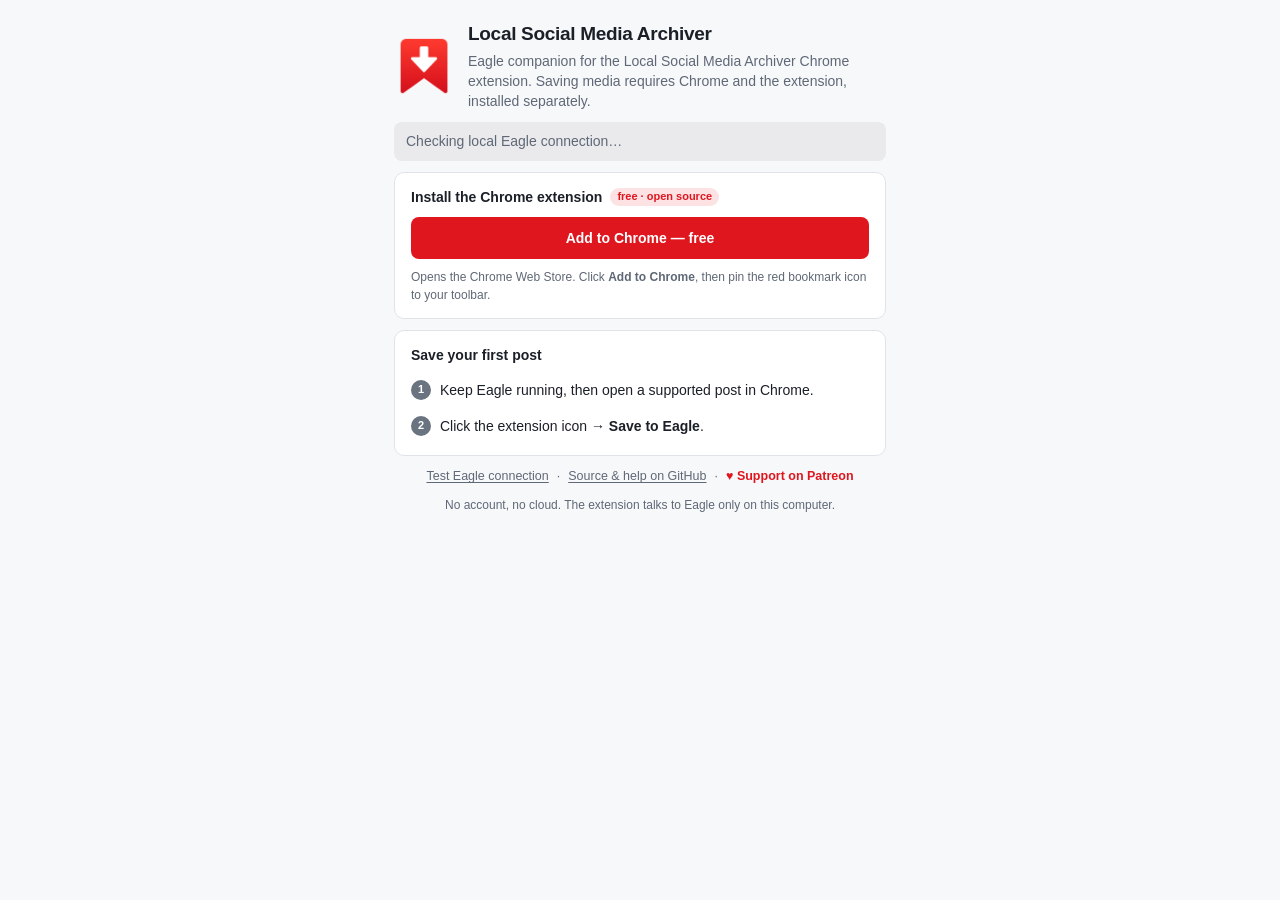
<file: eagle-companion/index.html>
<!doctype html>
<html lang="en">
  <head>
    <meta charset="utf-8">
    <meta name="viewport" content="width=device-width, initial-scale=1">
    <title>Local Social Media Archiver</title>
    <link rel="stylesheet" href="style.css">
  </head>
  <body>
    <main>
      <header class="intro">
        <img class="logo" src="logo.png" alt="">
        <div>
          <h1>Local Social Media Archiver</h1>
          <p class="lead">Eagle companion for the Local Social Media Archiver Chrome extension. Saving media requires Chrome and the extension, installed separately.</p>
        </div>
      </header>

      <output id="status" class="status" aria-live="polite">Checking local Eagle connection…</output>

      <section id="store-install" class="card" hidden>
        <h2>Install the Chrome extension <span class="badge">free · open source</span></h2>
        <button id="open-store" class="primary wide">Add to Chrome — free</button>
        <p class="note">Opens the Chrome Web Store. Click <strong>Add to Chrome</strong>, then pin the red bookmark icon to your toolbar.</p>
      </section>

      <section id="manual-install" class="card">
        <h2>Install the Chrome extension <span class="badge">free · open source</span></h2>
        <ol class="steps">
          <li>
            <span>Download the extension and <strong>unzip</strong> it.</span>
            <button id="download-zip" class="primary small">Download .zip</button>
          </li>
          <li>
            <span>Open <code>chrome://extensions</code> in Chrome.</span>
            <button id="copy-extensions-url" class="secondary small">Copy address</button>
          </li>
          <li><span>Turn on <strong>Developer mode</strong> (top right).</span></li>
          <li><span>Click <strong>Load unpacked</strong> and select the unzipped folder.</span></li>
        </ol>
        <p class="note">Distributed through GitHub Releases. Chrome shows a Developer mode notice for extensions installed this way — the full source is public.</p>
      </section>

      <section class="card">
        <h2>Save your first post</h2>
        <ol class="steps plain">
          <li><span>Keep Eagle running, then open a supported post in Chrome.</span></li>
          <li><span>Click the extension icon → <strong>Save to Eagle</strong>.</span></li>
        </ol>
      </section>

      <footer>
        <button id="test-connection" class="link">Test Eagle connection</button>
        <span aria-hidden="true">·</span>
        <button id="open-repository" class="link">Source &amp; help on GitHub</button>
        <span aria-hidden="true">·</span>
        <button id="open-support" class="link support">♥ Support on Patreon</button>
      </footer>
      <p class="privacy">No account, no cloud. The extension talks to Eagle only on this computer.</p>
    </main>
    <script src="js/config.js"></script>
    <script src="js/plugin.js"></script>
  </body>
</html>
</file>
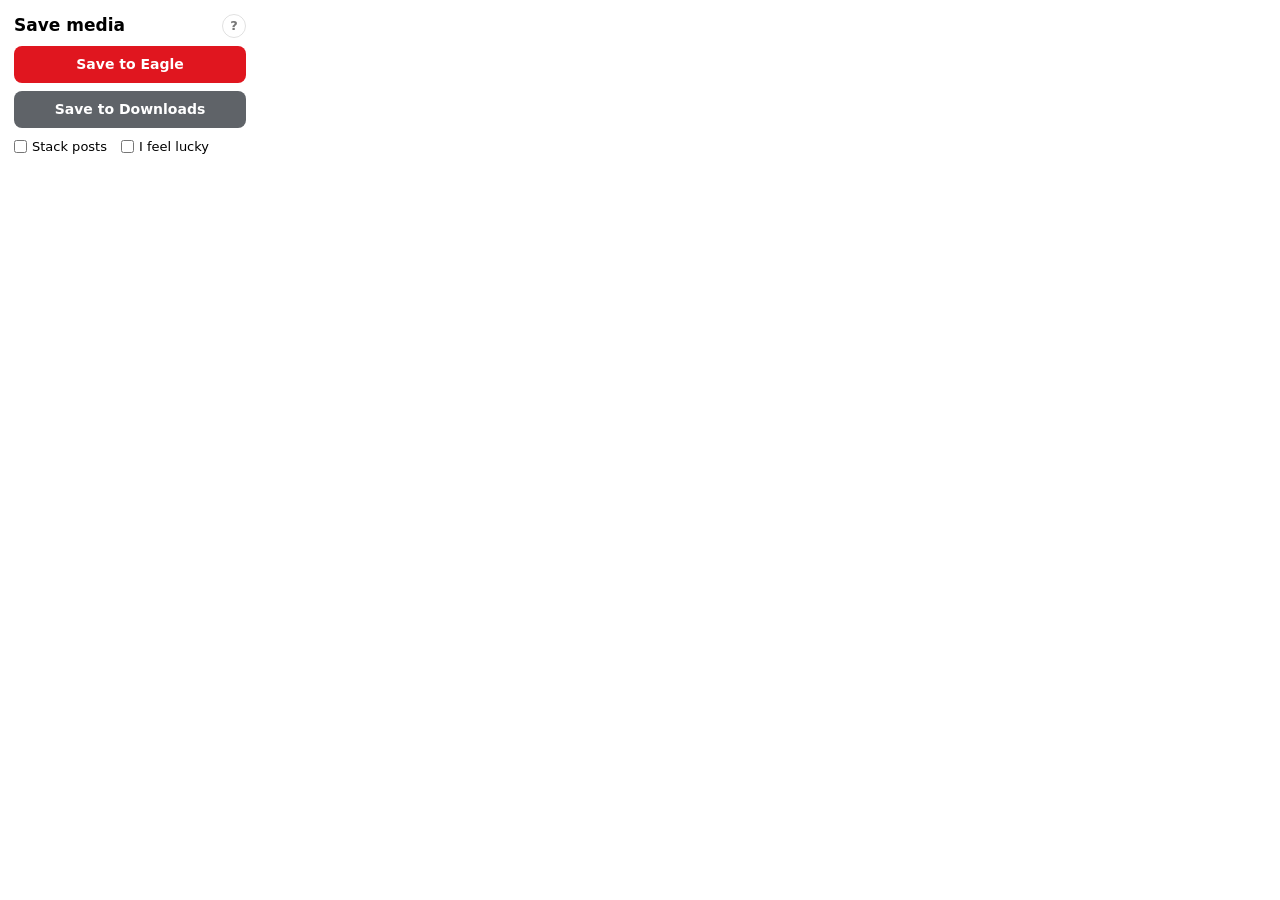
<file: chrome-extension/popup.html>
<!doctype html>
<html lang="en">
  <head>
    <meta charset="utf-8">
    <meta name="viewport" content="width=device-width, initial-scale=1">
    <link rel="stylesheet" href="popup.css">
    <title>Local Media Archiver</title>
  </head>
  <body>
    <main>
      <header>
        <h1>Save media</h1>
        <button id="toggle-help" class="icon" type="button" aria-pressed="false" title="Show explanations">?</button>
      </header>

      <section id="whats-new" class="news" hidden>
        <div class="news-head"><strong id="news-title">What's new</strong>
          <button id="dismiss-news" class="icon small" type="button" aria-label="Dismiss">×</button></div>
        <ul id="news-list"></ul>
      </section>

      <button id="save-eagle" class="save" type="button">Save to Eagle</button>
      <p class="caption">Adds the post's photos and videos to Eagle, with the caption, author tag and link.</p>
      <button id="save-downloads" class="save secondary" type="button">Save to Downloads</button>
      <p class="caption">Saves the files and a .txt note to Downloads › Local Social Archive.</p>

      <div class="toggles">
        <label><input id="stack-posts" type="checkbox"> Stack posts</label>
        <label><input id="i-feel-lucky" type="checkbox"> I feel lucky</label>
      </div>
      <p class="caption">
        <strong>Stack posts</strong>: one tile per post in Eagle, carousels in their own folder.
        <a href="stacks.html" target="_blank">How stacks work</a><br>
        <strong>I feel lucky</strong>: try a site that is not supported; asks permission for that site.
      </p>

      <output id="status" aria-live="polite"></output>

      <!-- Test mode: only in an unpacked (development) install, opened as a
           tab with popup.html?test. Lets browser automation, which cannot press
           extension shortcuts or click the toolbar icon, drive real saves. -->
      <section id="test-mode" class="test" hidden>
        <p><strong>Test mode</strong>: saves from <span id="test-target">the last tab you used</span>.</p>
        <div class="test-buttons">
          <button id="test-key-eagle" class="secondary" type="button">Shortcut → Eagle</button>
          <button id="test-key-downloads" class="secondary" type="button">Shortcut → Downloads</button>
          <button id="test-menu-eagle" class="secondary" type="button">Menu → Eagle</button>
        </div>
      </section>

      <section class="help">
        <details>
          <summary>Supported sites</summary>
          <ul class="sites">
            <li><b>Instagram</b> posts, carousels, Reels, Stories</li>
            <li><b>Threads</b> posts</li>
            <li><b>LinkedIn</b> images, carousels, videos</li>
            <li><b>Reddit</b> images, galleries, videos</li>
            <li><b>Pinterest</b> pins at original size</li>
            <li><b>X</b> photos and videos</li>
            <li><b>YouTube</b> cover, title and link</li>
            <li><b>Vimeo</b> cover, plus the video if its owner allows</li>
          </ul>
        </details>
        <p class="shortcuts">Without the popup: <kbd id="key-eagle">Alt+Shift+S</kbd> saves to Eagle,
          <kbd id="key-downloads">Alt+Shift+D</kbd> to Downloads, or right-click the page.
          <a id="change-keys" href="#">Change keys</a></p>
        <p class="fine">Data and cookies are not sent to external servers.</p>
        <nav class="support">
          <a href="https://www.patreon.com/c/d_degtyar" target="_blank" rel="noopener">♥ Patreon</a>
          <a href="https://t.me/I2need" target="_blank" rel="noopener">I2Need</a>
        </nav>
      </section>
    </main>
    <script src="popup.js"></script>
  </body>
</html>
</file>
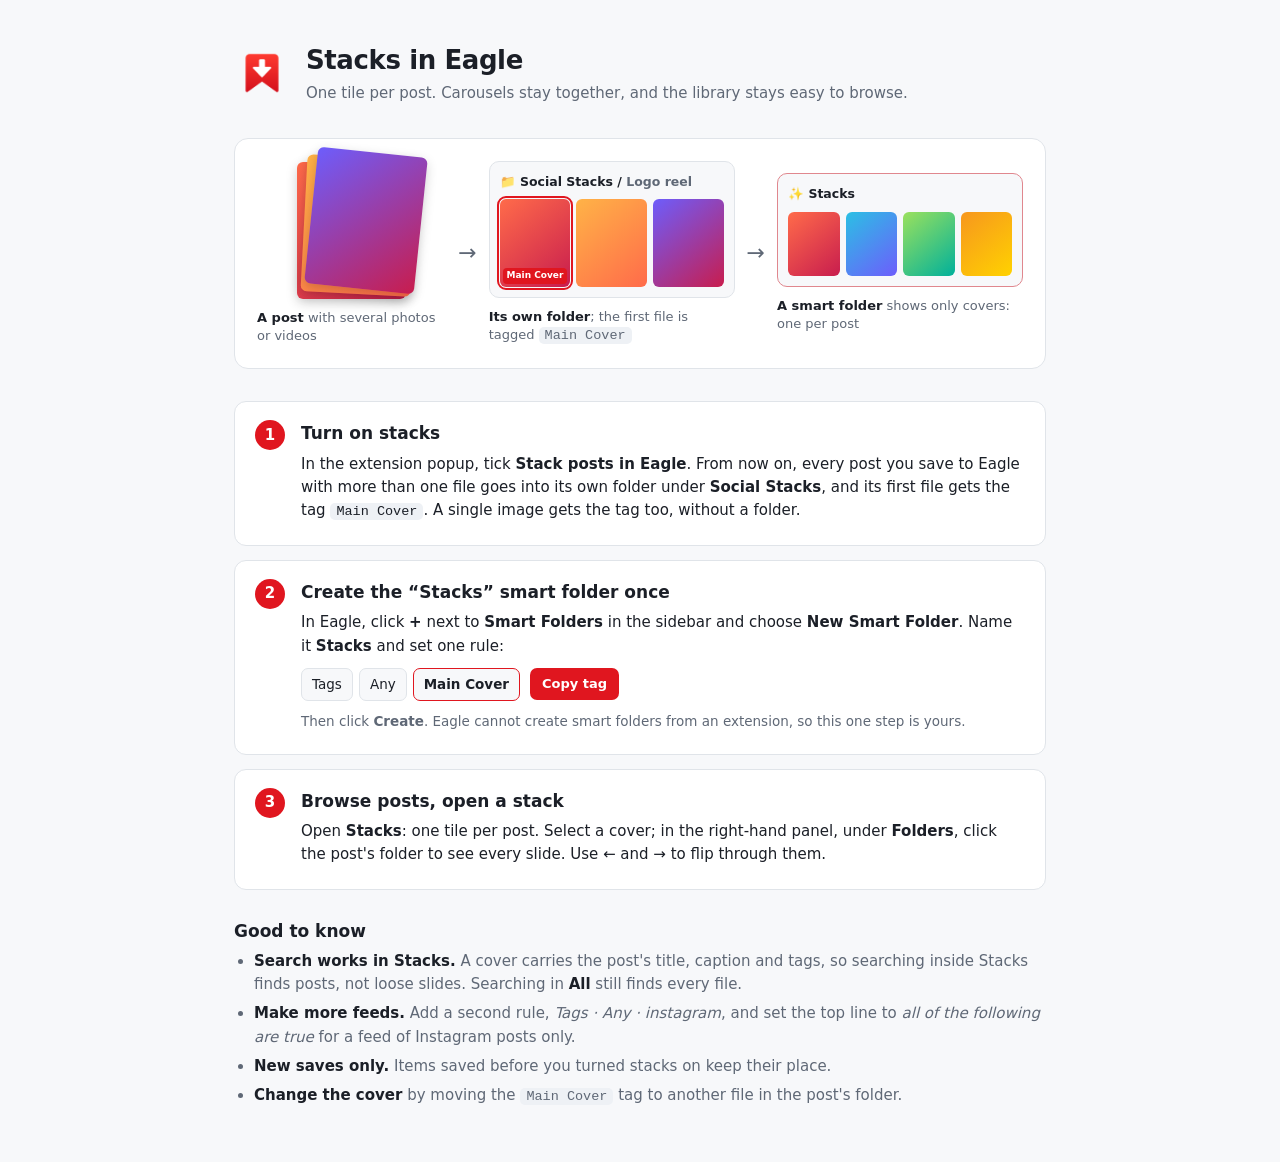
<file: chrome-extension/stacks.html>
<!doctype html>
<html lang="en">
  <head>
    <meta charset="utf-8">
    <meta name="viewport" content="width=device-width, initial-scale=1">
    <title>Stacks in Eagle</title>
    <link rel="stylesheet" href="stacks.css">
  </head>
  <body>
    <main>
      <header>
        <img src="assets/icons/icon-128.png" alt="" width="56" height="56">
        <div>
          <h1>Stacks in Eagle</h1>
          <p class="lead">One tile per post. Carousels stay together, and the library stays easy to browse.</p>
        </div>
      </header>

      <section class="diagram" aria-label="How a post becomes a stack">
        <figure>
          <div class="post">
            <span class="tile t1"></span><span class="tile t2"></span><span class="tile t3"></span>
          </div>
          <figcaption><strong>A post</strong> with several photos or videos</figcaption>
        </figure>
        <span class="arrow" aria-hidden="true">→</span>
        <figure>
          <div class="folder">
            <div class="folder-name">📁 Social Stacks / <em>Logo reel</em></div>
            <div class="grid">
              <span class="tile t1 cover"><b>Main Cover</b></span><span class="tile t2"></span><span class="tile t3"></span>
            </div>
          </div>
          <figcaption><strong>Its own folder</strong>; the first file is tagged <code>Main Cover</code></figcaption>
        </figure>
        <span class="arrow" aria-hidden="true">→</span>
        <figure>
          <div class="folder smart">
            <div class="folder-name">✨ Stacks</div>
            <div class="grid">
              <span class="tile t1"></span><span class="tile t4"></span><span class="tile t5"></span><span class="tile t6"></span>
            </div>
          </div>
          <figcaption><strong>A smart folder</strong> shows only covers: one per post</figcaption>
        </figure>
      </section>

      <ol class="steps">
        <li>
          <h2>Turn on stacks</h2>
          <p>In the extension popup, tick <strong>Stack posts in Eagle</strong>. From now on, every post you save to Eagle with more than one file goes into its own folder under <strong>Social Stacks</strong>, and its first file gets the tag <code>Main Cover</code>. A single image gets the tag too, without a folder.</p>
        </li>
        <li>
          <h2>Create the “Stacks” smart folder once</h2>
          <p>In Eagle, click <strong>+</strong> next to <strong>Smart Folders</strong> in the sidebar and choose <strong>New Smart Folder</strong>. Name it <strong>Stacks</strong> and set one rule:</p>
          <div class="rule"><span>Tags</span><span>Any</span><span class="value">Main Cover</span>
            <button id="copy-tag" type="button">Copy tag</button></div>
          <p class="hint">Then click <strong>Create</strong>. Eagle cannot create smart folders from an extension, so this one step is yours.</p>
        </li>
        <li>
          <h2>Browse posts, open a stack</h2>
          <p>Open <strong>Stacks</strong>: one tile per post. Select a cover; in the right-hand panel, under <strong>Folders</strong>, click the post's folder to see every slide. Use ← and → to flip through them.</p>
        </li>
      </ol>

      <section class="tips">
        <h2>Good to know</h2>
        <ul>
          <li><strong>Search works in Stacks.</strong> A cover carries the post's title, caption and tags, so searching inside Stacks finds posts, not loose slides. Searching in <strong>All</strong> still finds every file.</li>
          <li><strong>Make more feeds.</strong> Add a second rule, <em>Tags · Any · instagram</em>, and set the top line to <em>all of the following are true</em> for a feed of Instagram posts only.</li>
          <li><strong>New saves only.</strong> Items saved before you turned stacks on keep their place.</li>
          <li><strong>Change the cover</strong> by moving the <code>Main Cover</code> tag to another file in the post's folder.</li>
        </ul>
      </section>
    </main>
    <script src="stacks.js"></script>
  </body>
</html>
</file>
<file: eagle-companion/style.css>
:root { color-scheme: light dark; font: 14px/1.45 -apple-system, BlinkMacSystemFont, "Segoe UI", sans-serif; --accent: #e0161f; --accent-hover: #c5121a; --bg: #f7f8fa; --card: #fff; --line: #e0e4e9; --text: #1b1f27; --muted: #5f6876; --badge: var(--accent); }
@media (prefers-color-scheme: dark) { :root { --bg: #20242b; --card: #292e36; --line: #3b4450; --text: #eef1f5; --muted: #b7c0cb; --badge: #ff8a8a; } }
body { margin: 0; background: var(--bg); color: var(--text); }
main { box-sizing: border-box; max-width: 540px; margin: 0 auto; padding: 20px 24px 16px; display: grid; gap: 11px; }
.intro { display: flex; gap: 14px; align-items: center; }
.logo { width: 60px; height: 60px; flex: none; }
h1 { margin: 0 0 3px; font-size: 19px; letter-spacing: -.3px; }
.lead { margin: 0; color: var(--muted); }
h2 { display: flex; align-items: center; gap: 8px; margin: 0 0 10px; font-size: 14px; }
.badge { padding: 1px 7px; border-radius: 99px; background: color-mix(in srgb, var(--accent) 12%, transparent); color: var(--badge); font-size: 11px; font-weight: 600; }
.card { padding: 14px 16px; border: 1px solid var(--line); border-radius: 10px; background: var(--card); }
.card[hidden] { display: none; }
.steps { margin: 0; padding: 0; list-style: none; counter-reset: step; display: grid; gap: 6px; }
.steps li { display: flex; align-items: center; justify-content: space-between; gap: 10px; min-height: 30px; counter-increment: step; }
.steps li span { position: relative; padding-left: 29px; }
.steps li span::before { content: counter(step); position: absolute; left: 0; top: 0; display: grid; place-items: center; width: 20px; height: 20px; border-radius: 50%; background: var(--accent); color: #fff; font-size: 11px; font-weight: 700; }
.steps.plain li span::before { background: #6a7480; }
code { padding: 1px 5px; border-radius: 4px; background: color-mix(in srgb, var(--text) 8%, transparent); font-size: 12.5px; }
.note { margin: 10px 0 0; color: var(--muted); font-size: 12px; }
button { border: 0; border-radius: 8px; padding: 9px 14px; font: inherit; font-weight: 650; cursor: pointer; }
button.wide { width: 100%; padding: 11px 14px; }
button.small { flex: none; padding: 6px 11px; font-size: 12.5px; }
.primary { background: var(--accent); color: #fff; }
.primary:hover { background: var(--accent-hover); }
.secondary { border: 1px solid var(--line); background: var(--card); color: var(--text); }
.link { padding: 0; background: none; color: var(--muted); font-weight: 500; text-decoration: underline; text-underline-offset: 2px; }
.status { display: block; padding: 9px 12px; border-radius: 8px; background: color-mix(in srgb, var(--text) 6%, transparent); color: var(--muted); white-space: pre-line; }
.status[data-state="success"] { background: #e7f7ec; color: #176b38; }
.status[data-state="warning"] { background: #fff6df; color: #875800; }
.status[data-state="error"] { background: #ffebeb; color: #a43232; }
@media (prefers-color-scheme: dark) { .status[data-state="success"] { background: #1e3a28; color: #8fd6a8; } .status[data-state="warning"] { background: #3d321a; color: #f0c86e; } .status[data-state="error"] { background: #402426; color: #f2a0a0; } }
footer { display: flex; justify-content: center; gap: 8px; color: var(--muted); font-size: 12.5px; }
.link.support { color: var(--accent); font-weight: 600; text-decoration: none; }
.link.support:hover { text-decoration: underline; }
.privacy { margin: 0; color: var(--muted); font-size: 12px; text-align: center; }
</file>
<file: chrome-extension/popup.css>
:root { color-scheme: light dark; font: 14px/1.4 system-ui, sans-serif; --accent: #e0161f; --muted: #777; --line: color-mix(in srgb, CanvasText 12%, transparent); }
body { width: 260px; margin: 0; }
main { display: grid; gap: 8px; padding: 14px; }
header { display: flex; align-items: center; justify-content: space-between; }
h1 { margin: 0; font-size: 17px; }
button { border: 0; border-radius: 8px; padding: 10px 12px; background: var(--accent); color: white; cursor: pointer; font: 600 14px/1.2 system-ui, sans-serif; }
.secondary { background: #5f6368; }
button:hover:not(:disabled) { filter: brightness(.92); }
button:disabled { opacity: .6; cursor: wait; }
.icon { display: grid; place-items: center; width: 24px; height: 24px; padding: 0; border: 1px solid var(--line); border-radius: 50%; background: none; color: var(--muted); font-size: 13px; }
.icon[aria-pressed="true"] { border-color: var(--accent); background: var(--accent); color: #fff; }
.icon.small { width: 20px; height: 20px; border: 0; font-size: 16px; }

.toggles { display: flex; gap: 14px; margin-top: 2px; font-size: 13px; }
.toggles label { display: flex; align-items: center; gap: 5px; cursor: pointer; }
.toggles input { margin: 0; accent-color: var(--accent); }
output { min-height: 0; white-space: pre-line; font-size: 13px; }
output:not(:empty) { padding-top: 2px; }

/* Explanations appear only in help mode (the ? button). */
.caption, .help { display: none; }
body.help-on .caption { display: block; margin: -4px 0 2px; color: var(--muted); font-size: 12px; line-height: 1.35; }
body.help-on .help { display: grid; gap: 8px; padding-top: 8px; border-top: 1px solid var(--line); }
.caption a { color: var(--accent); }
details summary { cursor: pointer; font-size: 12.5px; font-weight: 600; }
.sites { margin: 6px 0 0; padding-left: 16px; color: var(--muted); font-size: 12px; }
.sites b { color: CanvasText; font-weight: 600; }
.fine { margin: 0; color: var(--muted); font-size: 11.5px; }
.support { display: flex; gap: 12px; font-size: 12px; }
.support a { color: var(--muted); text-decoration: none; }
.support a:first-child { color: var(--accent); font-weight: 600; }
.support a:hover { text-decoration: underline; }

.news { padding: 8px 10px; border: 1px solid color-mix(in srgb, var(--accent) 45%, transparent); border-radius: 8px; background: color-mix(in srgb, var(--accent) 8%, transparent); font-size: 12.5px; }
.news-head { display: flex; align-items: center; justify-content: space-between; }
.news ul { margin: 4px 0 0; padding-left: 16px; }
.news li + li { margin-top: 2px; }

.shortcuts { margin: 0; font-size: 12px; line-height: 1.5; color: var(--muted); }
.shortcuts a { color: var(--accent); }
kbd { padding: 0 4px; border: 1px solid var(--line); border-radius: 4px; font: 600 11px/1.5 ui-monospace, SFMono-Regular, Menlo, monospace; color: inherit; }

.test { display: grid; gap: 6px; padding: 8px 10px; border: 1px dashed var(--muted); border-radius: 8px; font-size: 12px; }
.test[hidden] { display: none; }
.test p { margin: 0; }
.test-buttons { display: flex; flex-wrap: wrap; gap: 6px; }
.test-buttons button { flex: 1 1 auto; padding: 6px 8px; font: 600 12px/1.2 inherit; }
</file>
<file: chrome-extension/stacks.css>
:root {
  color-scheme: light dark;
  font: 15px/1.55 system-ui, -apple-system, "Segoe UI", sans-serif;
  --bg: #f7f8fa; --card: #fff; --line: #e0e4e9; --text: #1b1f27; --muted: #5f6876; --chip: #eef1f5; --accent: #e0161f;
}
@media (prefers-color-scheme: dark) {
  :root { --bg: #1c1f24; --card: #262a31; --line: #383e48; --text: #eef1f5; --muted: #aab3bf; --chip: #323843; }
}
* { box-sizing: border-box; }
body { margin: 0; background: var(--bg); color: var(--text); }
main { max-width: 860px; margin: 0 auto; padding: 40px 24px 56px; }
header { display: flex; gap: 16px; align-items: center; }
h1 { margin: 0 0 2px; font-size: 26px; letter-spacing: -.4px; }
h2 { margin: 0 0 6px; font-size: 17px; }
p { margin: 0 0 8px; }
.lead { margin: 0; color: var(--muted); }
code { padding: 1px 6px; border-radius: 5px; background: var(--chip); font-size: 13.5px; white-space: nowrap; }
.hint { color: var(--muted); font-size: 13.5px; }

.diagram { display: grid; grid-template-columns: 1fr auto 1.3fr auto 1.3fr; align-items: center; gap: 12px; margin: 32px 0; padding: 22px; border: 1px solid var(--line); border-radius: 14px; background: var(--card); }
figure { margin: 0; }
figcaption { margin-top: 10px; color: var(--muted); font-size: 13px; line-height: 1.4; }
figcaption strong { color: var(--text); }
.arrow { color: var(--muted); font-size: 22px; }
.tile { display: block; aspect-ratio: 4 / 5; border-radius: 6px; }
.t1 { background: linear-gradient(140deg, #ff6b4a, #c81d4e); }
.t2 { background: linear-gradient(140deg, #ffb347, #ff6b4a); }
.t3 { background: linear-gradient(140deg, #6d5dfc, #c81d4e); }
.t4 { background: linear-gradient(140deg, #2bc0e4, #6d5dfc); }
.t5 { background: linear-gradient(140deg, #9be15d, #00b09b); }
.t6 { background: linear-gradient(140deg, #f7971e, #ffd200); }
/* A post: slides fanned out like a stack. */
.post { position: relative; width: 58%; aspect-ratio: 4 / 5; margin: 0 auto; }
.post .tile { position: absolute; inset: 0; box-shadow: 0 4px 12px rgb(0 0 0 / .18); }
.post .t3 { transform: translate(14px, -10px) rotate(6deg); }
.post .t2 { transform: translate(7px, -5px) rotate(3deg); }
.folder { padding: 10px; border: 1px solid var(--line); border-radius: 10px; background: var(--bg); }
.folder.smart { border-color: color-mix(in srgb, var(--accent) 45%, var(--line)); }
.folder-name { margin-bottom: 8px; overflow: hidden; font-size: 12.5px; font-weight: 600; text-overflow: ellipsis; white-space: nowrap; }
.folder-name em { font-style: normal; color: var(--muted); }
.grid { display: grid; grid-template-columns: repeat(3, 1fr); gap: 6px; }
.smart .grid { grid-template-columns: repeat(4, 1fr); }
.cover { position: relative; outline: 2px solid var(--accent); outline-offset: 1px; }
.cover b { position: absolute; left: 3px; right: 3px; bottom: 3px; padding: 1px 3px; border-radius: 4px; background: var(--accent); color: #fff; font-size: 9px; text-align: center; white-space: nowrap; }

.steps { display: grid; gap: 14px; margin: 0; padding: 0; list-style: none; counter-reset: step; }
.steps li { position: relative; padding: 18px 20px 14px 66px; border: 1px solid var(--line); border-radius: 12px; background: var(--card); counter-increment: step; }
.steps li::before { content: counter(step); position: absolute; left: 20px; top: 18px; display: grid; place-items: center; width: 30px; height: 30px; border-radius: 50%; background: var(--accent); color: #fff; font-weight: 700; }
.rule { display: flex; flex-wrap: wrap; align-items: center; gap: 6px; margin: 10px 0; }
.rule span { padding: 5px 10px; border: 1px solid var(--line); border-radius: 7px; background: var(--bg); font-size: 13.5px; }
.rule .value { border-color: var(--accent); font-weight: 600; }
.rule button { margin-left: 4px; padding: 6px 12px; border: 0; border-radius: 7px; background: var(--accent); color: #fff; font: inherit; font-size: 13px; font-weight: 600; cursor: pointer; }

.tips { margin-top: 28px; }
.tips ul { margin: 0; padding-left: 20px; color: var(--muted); }
.tips li { margin-top: 6px; }
.tips strong { color: var(--text); }

@media (max-width: 700px) {
  .diagram { grid-template-columns: 1fr; }
  .arrow { justify-self: center; transform: rotate(90deg); }
  .post { width: 40%; }
}
</file>
